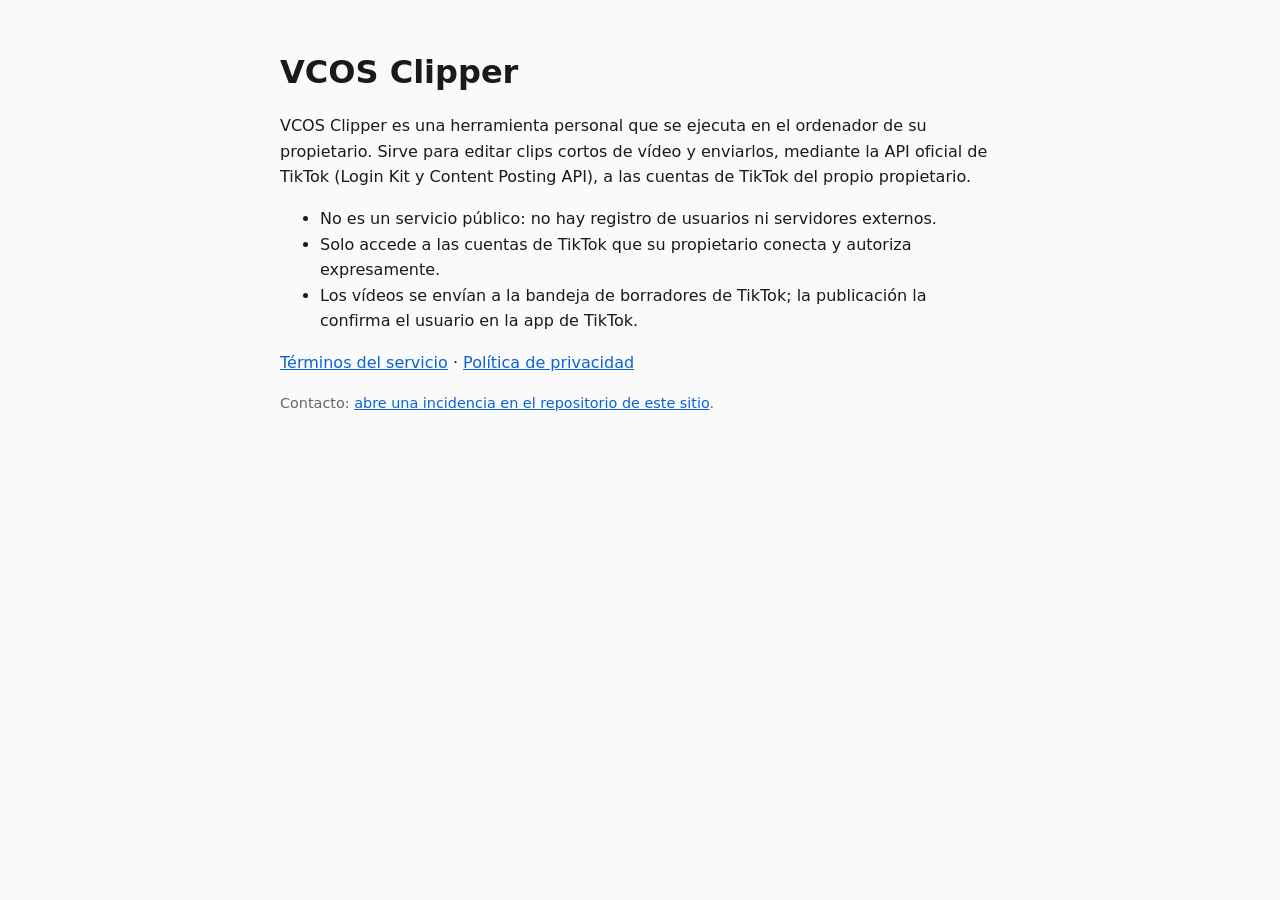
<file: index.html>
<!doctype html>
<html lang="es">
<head>
<meta charset="utf-8">
<meta name="viewport" content="width=device-width,initial-scale=1">
<title>VCOS Clipper</title>
<link rel="stylesheet" href="style.css">
</head>
<body>
<main>
<h1>VCOS Clipper</h1>
<p>VCOS Clipper es una herramienta personal que se ejecuta en el ordenador de su propietario. Sirve para editar clips cortos
de vídeo y enviarlos, mediante la API oficial de TikTok (Login Kit y Content Posting API), a las cuentas de TikTok del propio
propietario.</p>
<ul>
  <li>No es un servicio público: no hay registro de usuarios ni servidores externos.</li>
  <li>Solo accede a las cuentas de TikTok que su propietario conecta y autoriza expresamente.</li>
  <li>Los vídeos se envían a la bandeja de borradores de TikTok; la publicación la confirma el usuario en la app de TikTok.</li>
</ul>
<p><a href="terminos.html">Términos del servicio</a> · <a href="privacidad.html">Política de privacidad</a></p>
<p class="small">Contacto: <a class="contact" href="#">abre una incidencia en el repositorio de este sitio</a>.</p>
</main>
<script src="contact.js"></script>
</body>
</html>
</file>
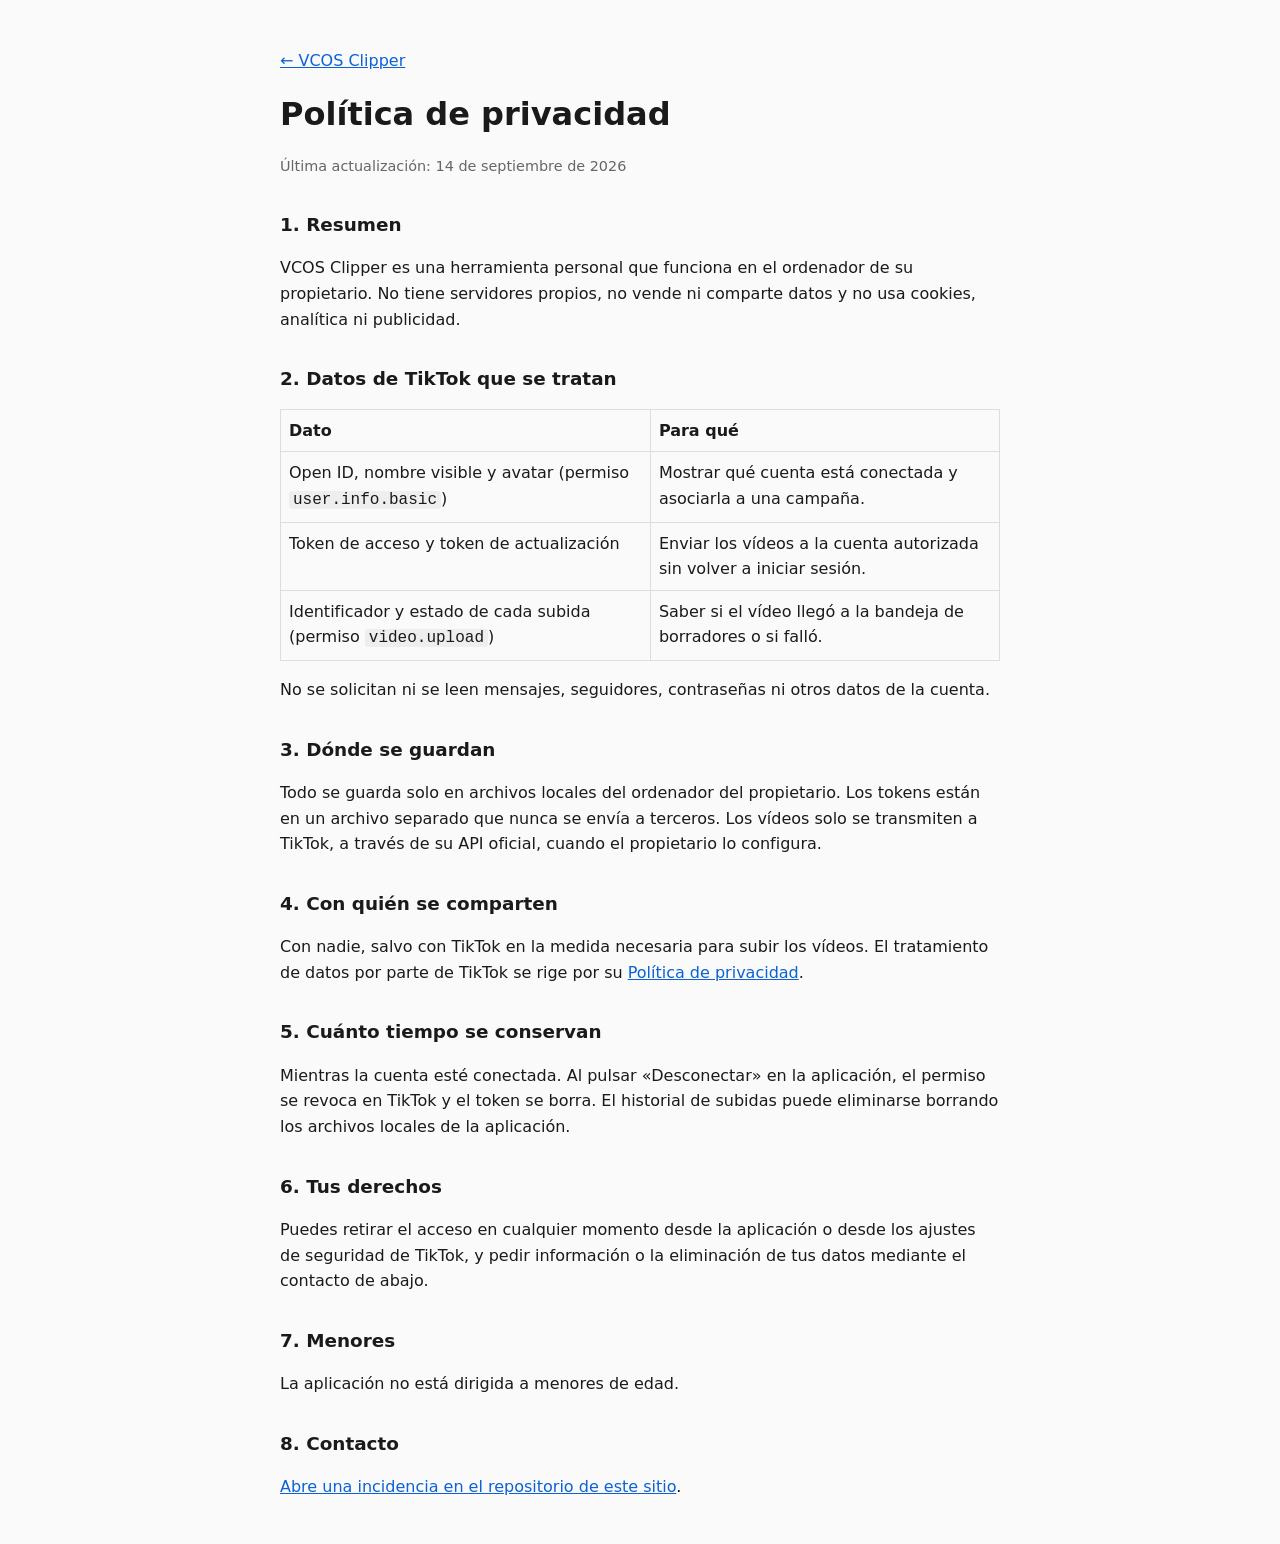
<file: privacidad.html>
<!doctype html>
<html lang="es">
<head>
<meta charset="utf-8">
<meta name="viewport" content="width=device-width,initial-scale=1">
<title>Política de privacidad · VCOS Clipper</title>
<link rel="stylesheet" href="style.css">
</head>
<body>
<main>
<p><a href="index.html">← VCOS Clipper</a></p>
<h1>Política de privacidad</h1>
<p class="small">Última actualización: 14 de septiembre de 2026</p>

<h2>1. Resumen</h2>
<p>VCOS Clipper es una herramienta personal que funciona en el ordenador de su propietario. No tiene servidores propios,
no vende ni comparte datos y no usa cookies, analítica ni publicidad.</p>

<h2>2. Datos de TikTok que se tratan</h2>
<table>
  <tr><th>Dato</th><th>Para qué</th></tr>
  <tr><td>Open ID, nombre visible y avatar (permiso <code>user.info.basic</code>)</td><td>Mostrar qué cuenta está conectada y asociarla a una campaña.</td></tr>
  <tr><td>Token de acceso y token de actualización</td><td>Enviar los vídeos a la cuenta autorizada sin volver a iniciar sesión.</td></tr>
  <tr><td>Identificador y estado de cada subida (permiso <code>video.upload</code>)</td><td>Saber si el vídeo llegó a la bandeja de borradores o si falló.</td></tr>
</table>
<p>No se solicitan ni se leen mensajes, seguidores, contraseñas ni otros datos de la cuenta.</p>

<h2>3. Dónde se guardan</h2>
<p>Todo se guarda solo en archivos locales del ordenador del propietario. Los tokens están en un archivo separado que nunca se
envía a terceros. Los vídeos solo se transmiten a TikTok, a través de su API oficial, cuando el propietario lo configura.</p>

<h2>4. Con quién se comparten</h2>
<p>Con nadie, salvo con TikTok en la medida necesaria para subir los vídeos. El tratamiento de datos por parte de TikTok se
rige por su <a href="https://www.tiktok.com/legal/privacy-policy">Política de privacidad</a>.</p>

<h2>5. Cuánto tiempo se conservan</h2>
<p>Mientras la cuenta esté conectada. Al pulsar «Desconectar» en la aplicación, el permiso se revoca en TikTok y el token se
borra. El historial de subidas puede eliminarse borrando los archivos locales de la aplicación.</p>

<h2>6. Tus derechos</h2>
<p>Puedes retirar el acceso en cualquier momento desde la aplicación o desde los ajustes de seguridad de TikTok, y pedir
información o la eliminación de tus datos mediante el contacto de abajo.</p>

<h2>7. Menores</h2>
<p>La aplicación no está dirigida a menores de edad.</p>

<h2>8. Contacto</h2>
<p><a class="contact" href="#">Abre una incidencia en el repositorio de este sitio</a>.</p>
</main>
<script src="contact.js"></script>
</body>
</html>
</file>
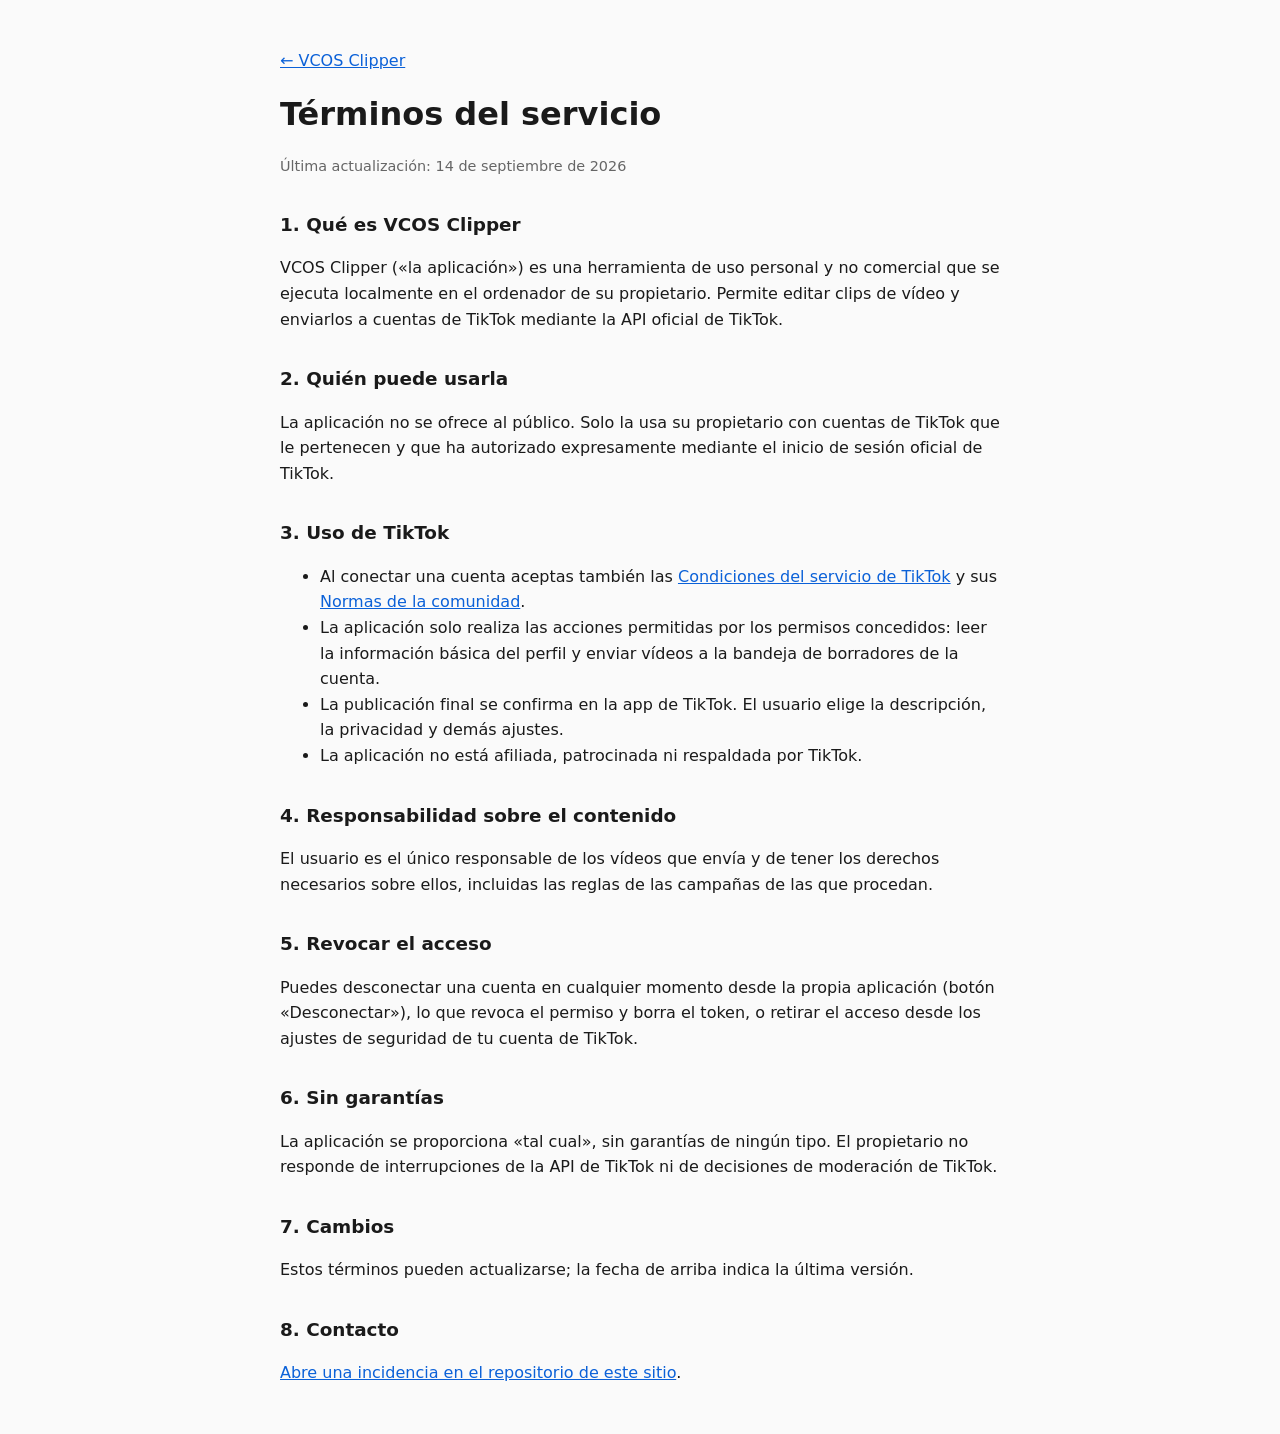
<file: terminos.html>
<!doctype html>
<html lang="es">
<head>
<meta charset="utf-8">
<meta name="viewport" content="width=device-width,initial-scale=1">
<title>Términos del servicio · VCOS Clipper</title>
<link rel="stylesheet" href="style.css">
</head>
<body>
<main>
<p><a href="index.html">← VCOS Clipper</a></p>
<h1>Términos del servicio</h1>
<p class="small">Última actualización: 14 de septiembre de 2026</p>

<h2>1. Qué es VCOS Clipper</h2>
<p>VCOS Clipper («la aplicación») es una herramienta de uso personal y no comercial que se ejecuta localmente en el ordenador
de su propietario. Permite editar clips de vídeo y enviarlos a cuentas de TikTok mediante la API oficial de TikTok.</p>

<h2>2. Quién puede usarla</h2>
<p>La aplicación no se ofrece al público. Solo la usa su propietario con cuentas de TikTok que le pertenecen y que ha
autorizado expresamente mediante el inicio de sesión oficial de TikTok.</p>

<h2>3. Uso de TikTok</h2>
<ul>
  <li>Al conectar una cuenta aceptas también las <a href="https://www.tiktok.com/legal/terms-of-service">Condiciones del servicio de TikTok</a>
    y sus <a href="https://www.tiktok.com/community-guidelines">Normas de la comunidad</a>.</li>
  <li>La aplicación solo realiza las acciones permitidas por los permisos concedidos: leer la información básica del perfil
    y enviar vídeos a la bandeja de borradores de la cuenta.</li>
  <li>La publicación final se confirma en la app de TikTok. El usuario elige la descripción, la privacidad y demás ajustes.</li>
  <li>La aplicación no está afiliada, patrocinada ni respaldada por TikTok.</li>
</ul>

<h2>4. Responsabilidad sobre el contenido</h2>
<p>El usuario es el único responsable de los vídeos que envía y de tener los derechos necesarios sobre ellos, incluidas las
reglas de las campañas de las que procedan.</p>

<h2>5. Revocar el acceso</h2>
<p>Puedes desconectar una cuenta en cualquier momento desde la propia aplicación (botón «Desconectar»), lo que revoca el
permiso y borra el token, o retirar el acceso desde los ajustes de seguridad de tu cuenta de TikTok.</p>

<h2>6. Sin garantías</h2>
<p>La aplicación se proporciona «tal cual», sin garantías de ningún tipo. El propietario no responde de interrupciones de la
API de TikTok ni de decisiones de moderación de TikTok.</p>

<h2>7. Cambios</h2>
<p>Estos términos pueden actualizarse; la fecha de arriba indica la última versión.</p>

<h2>8. Contacto</h2>
<p><a class="contact" href="#">Abre una incidencia en el repositorio de este sitio</a>.</p>
</main>
<script src="contact.js"></script>
</body>
</html>
</file>
<file: style.css>
body { margin: 0; padding: 32px 16px; font: 16px/1.6 system-ui, sans-serif; color: #1a1a1a; background: #fafafa; }
main { max-width: 720px; margin: 0 auto; }
h1 { line-height: 1.2; }
h2 { font-size: 1.15rem; margin-top: 2rem; }
a { color: #0b61d8; }
.small { color: #666; font-size: .9rem; }
table { border-collapse: collapse; width: 100%; }
th, td { border: 1px solid #ddd; padding: 8px; text-align: left; vertical-align: top; }
code { background: #eee; padding: 0 4px; border-radius: 3px; }
</file>
